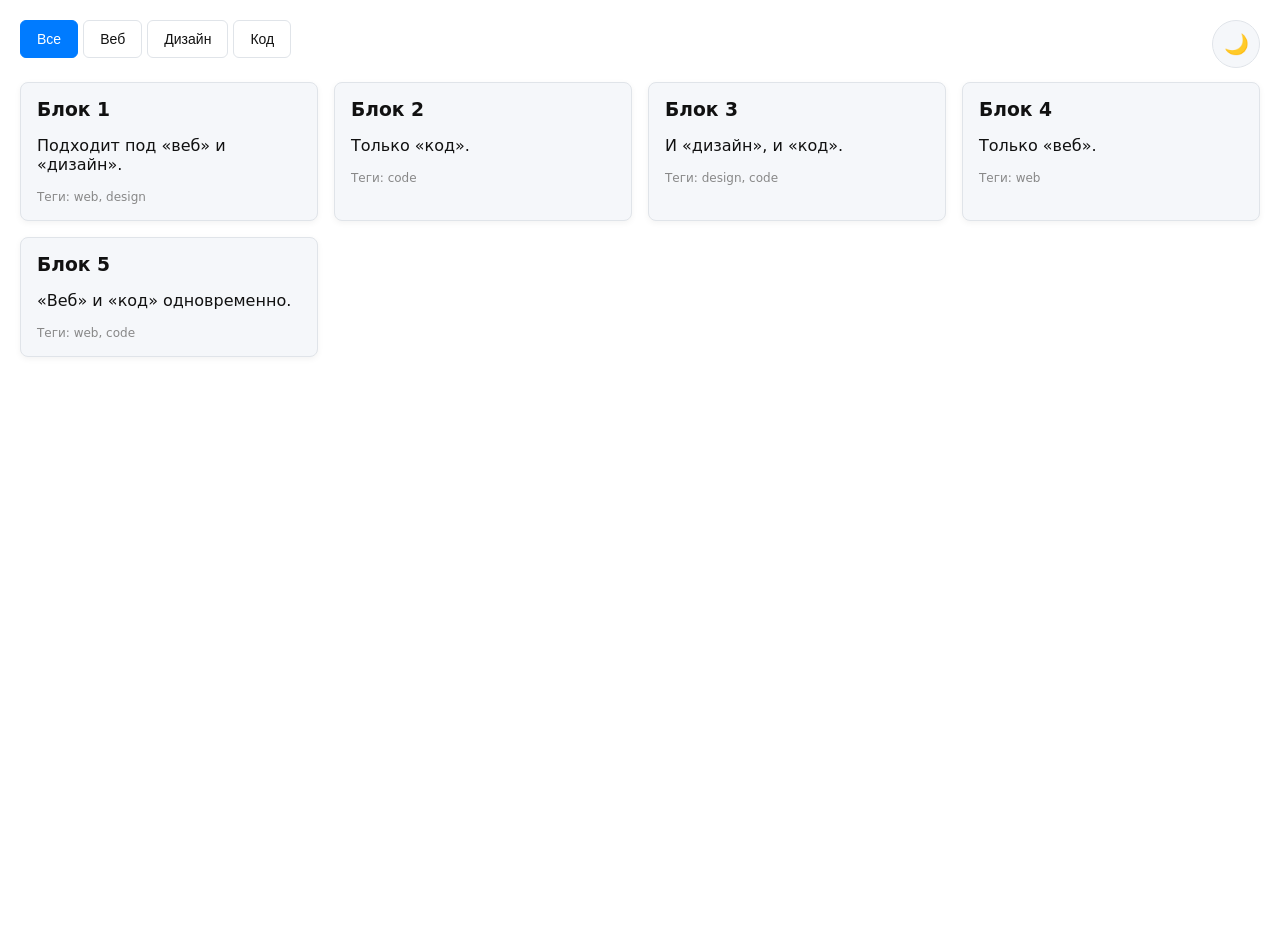
<file: themes.html>
<!doctype html>
<html lang="ru">
  <head>
    <meta charset="UTF-8" />
    <meta name="viewport" content="width=device-width, initial-scale=1.0" />
    <title>Тест: темы + фильтры</title>
    <style>
      /* --- CSS Переменные и темы --- */
      :root {
        --bg-color: #ffffff;
        --text-color: #111111;
        --card-bg: #f5f7fa;
        --border-color: #e0e4e9;
        --primary-color: #007bff;
        --primary-text: #ffffff;
      }

      [data-theme="dark"] {
        --bg-color: #121212;
        --text-color: #e0e3e8;
        --card-bg: #1e1e1e;
        --border-color: #333333;
        --primary-color: #4f46e5;
        --primary-text: #ffffff;
      }

      body {
        background-color: var(--bg-color);
        color: var(--text-color);
        font-family:
          system-ui,
          -apple-system,
          Segoe UI,
          Roboto,
          Arial,
          sans-serif;
        margin: 0;
        padding: 20px;
        min-height: 100vh;
      }

      /* Плавные переходы при смене темы */
      body,
      .card,
      .tag,
      .tag.active {
        transition:
          background-color 0.3s,
          color 0.3s,
          border-color 0.3s;
      }

      h1 {
        margin-bottom: 24px;
      }

      /* --- Фильтры (теги) --- */
      .filters-container {
        margin-bottom: 24px;
      }

      .tag {
        display: inline-flex;
        align-items: center;
        justify-content: center;
        padding: 10px 16px;
        border: 1px solid var(--border-color);
        background: transparent;
        color: var(--text-color);
        cursor: pointer;
        border-radius: 6px;
        font-size: 14px;
        user-select: none;
      }

      .tag.active {
        background-color: var(--primary-color);
        color: var(--primary-text);
        border-color: var(--primary-color);
      }

      /* Кнопка темы */
      #theme-toggle {
        position: fixed;
        top: 20px;
        right: 20px;
        width: 48px;
        height: 48px;
        border-radius: 50%;
        border: 1px solid var(--border-color);
        background: var(--card-bg);
        color: var(--text-color);
        font-size: 20px;
        cursor: pointer;
        display: flex;
        align-items: center;
        justify-content: center;
        z-index: 1000;
      }

      /* --- Карточки (cases) --- */
      .cards-grid {
        display: grid;
        grid-template-columns: repeat(auto-fill, minmax(240px, 1fr));
        gap: 16px;
      }

      .card {
        background: var(--card-bg);
        border: 1px solid var(--border-color);
        padding: 16px;
        border-radius: 8px;
        box-shadow: 0 2px 6px rgba(0, 0, 0, 0.05);
      }

      .card h3 {
        margin: 0 0 8px 0;
      }
      .card .tags-list {
        font-size: 12px;
        color: #888;
        margin-top: 8px;
        display: block;
      }
    </style>
  </head>
  <body>
    <!-- Кнопка переключения темы -->
    <button id="theme-toggle" aria-label="Переключить тему">🌙</button>

    <!-- Фильтры -->
    <div class="filters-container">
      <button class="tag active" data-tag="all">Все</button>
      <button class="tag" data-tag="web">Веб</button>
      <button class="tag" data-tag="design">Дизайн</button>
      <button class="tag" data-tag="code">Код</button>
    </div>

    <!-- Карточки с несколькими тегами (через пробел) -->
    <div class="cards-grid">
      <div class="card" data-tags="web design">
        <h3>Блок 1</h3>
        <p>Подходит под «веб» и «дизайн».</p>
        <span class="tags-list">Теги: web, design</span>
      </div>
      <div class="card" data-tags="code">
        <h3>Блок 2</h3>
        <p>Только «код».</p>
        <span class="tags-list">Теги: code</span>
      </div>
      <div class="card" data-tags="design code">
        <h3>Блок 3</h3>
        <p>И «дизайн», и «код».</p>
        <span class="tags-list">Теги: design, code</span>
      </div>
      <div class="card" data-tags="web">
        <h3>Блок 4</h3>
        <p>Только «веб».</p>
        <span class="tags-list">Теги: web</span>
      </div>
      <div class="card" data-tags="web code">
        <h3>Блок 5</h3>
        <p>«Веб» и «код» одновременно.</p>
        <span class="tags-list">Теги: web, code</span>
      </div>
    </div>

    <script>
      // --- Логика темы ---
      const toggleBtn = document.getElementById("theme-toggle");
      const html = document.documentElement;

      function setTheme(theme) {
        if (theme === "dark") {
          html.setAttribute("data-theme", "dark");
          localStorage.setItem("user-theme", "dark");
        } else {
          html.removeAttribute("data-theme");
          localStorage.setItem("user-theme", "light");
        }
      }

      const saved = localStorage.getItem("user-theme");
      if (saved) {
        setTheme(saved);
      } else {
        const systemPrefersDark = window.matchMedia(
          "(prefers-color-scheme: dark)",
        ).matches;
        setTheme(systemPrefersDark ? "dark" : "light");
      }

      toggleBtn.addEventListener("click", () => {
        const current =
          html.getAttribute("data-theme") === "dark" ? "light" : "dark";
        setTheme(current);
      });

      // Меняем иконку кнопки при смене темы (опционально)
      toggleBtn.addEventListener("click", () => {
        toggleBtn.textContent =
          html.getAttribute("data-theme") === "dark" ? "☀️" : "🌙";
      });

      // --- Логика фильтров (с хэшем и несколькими тегами) ---
      const tags = document.querySelectorAll(".tag");
      const cards = document.querySelectorAll(".card");

      function applyFilter(selectedTag) {
        // Обновляем кнопку
        tags.forEach((t) => t.classList.remove("active"));
        const activeBtn = Array.from(tags).find(
          (t) => t.dataset.tag === selectedTag,
        );
        if (activeBtn) activeBtn.classList.add("active");

        // Фильтруем карточки
        cards.forEach((c) => {
          if (selectedTag === "all") {
            c.style.display = "block";
            return;
          }

          const cardTags = c.dataset.tags?.toLowerCase().split(/\s+/) || [];
          const selectedLower = selectedTag.toLowerCase();

          c.style.display = cardTags.includes(selectedLower) ? "block" : "none";
        });
      }

      function getTagFromHash() {
        const hash = window.location.hash.substring(1);
        const allowedTags = Array.from(tags).map((t) => t.dataset.tag);
        return allowedTags.includes(hash) ? hash : "all";
      }

      window.addEventListener("DOMContentLoaded", () => {
        applyFilter(getTagFromHash());
      });

      tags.forEach((tag) => {
        tag.addEventListener("click", () => {
          window.location.hash = tag.dataset.tag;
        });
      });

      window.addEventListener("hashchange", () => {
        applyFilter(getTagFromHash());
      });
    </script>
  </body>
</html>
</file>
